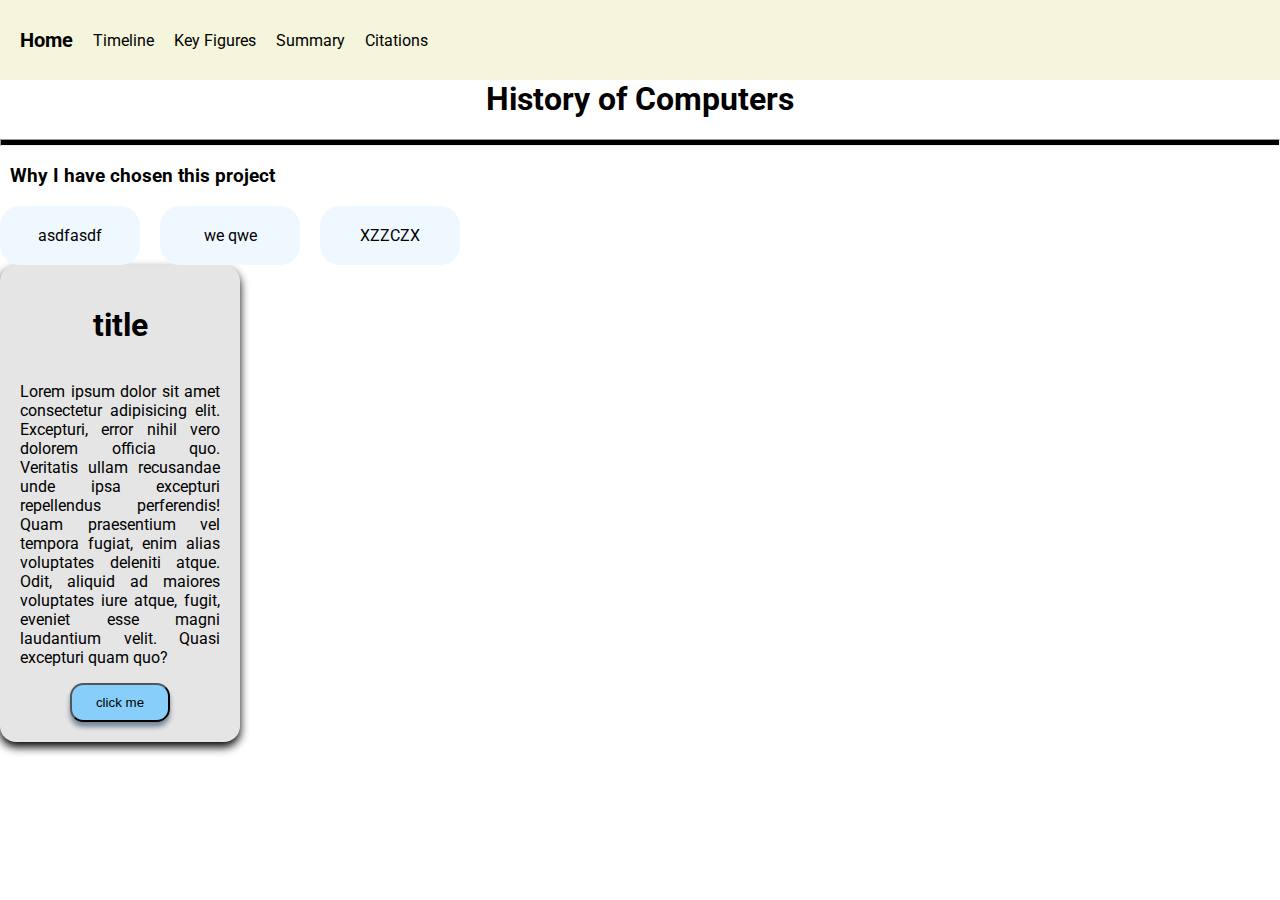
<file: index.html>
<!DOCTYPE html>
<html lang="en">
<head>
    <meta charset="UTF-8">
    <meta http-equiv="X-UA-Compatible" content="IE=edge">
    <meta name="viewport" content="width=device-width, initial-scale=1.0">
    <title>History of computers - Home</title>
    <link rel="stylesheet" href="styles.css">
    <link rel="shortcut icon" type="image/x-icon" href="favicon.ico">
</head>
<body>  
    <nav>
        <a class="active" href="index.html">Home</a>
        <a href="timeline.html">Timeline</a>
        <a href="key-figures.html">Key Figures</a>
        <a href="summary.html">Summary</a>
        <a href="citations.html">Citations</a>
    </nav>
    <!-- <ul>
        <li>asdfasdfasd</li>
        <li>asfd</li>
    </ul>
    <ol>
        <li>asd</li>
        <li>asdfasdfasd</li>
    </ol> -->
       <h1 class="title">History of Computers</h1> 
    <hr>
    <div class="content">
        <h3>Why I have chosen this project</h3> 
    </div>
    <div class="flexbox-text">
        <div class="flexbox-content">asdfasdf</div>
        <div class="flexbox-content">we qwe</div>
        <div class="flexbox-content">XZZCZX</div>
    </div>
    <div class="card">
        <h1>title</h1>
        <p>Lorem ipsum dolor sit amet consectetur adipisicing elit. Excepturi, error nihil vero dolorem officia quo. Veritatis ullam recusandae unde ipsa excepturi repellendus perferendis! Quam praesentium vel tempora fugiat, enim alias voluptates deleniti atque. Odit, aliquid ad maiores voluptates iure atque, fugit, eveniet esse magni laudantium velit. Quasi excepturi quam quo?</p>
        <button class="btn-primary">click me</button>
    </div>
</body>
</html>
</file>
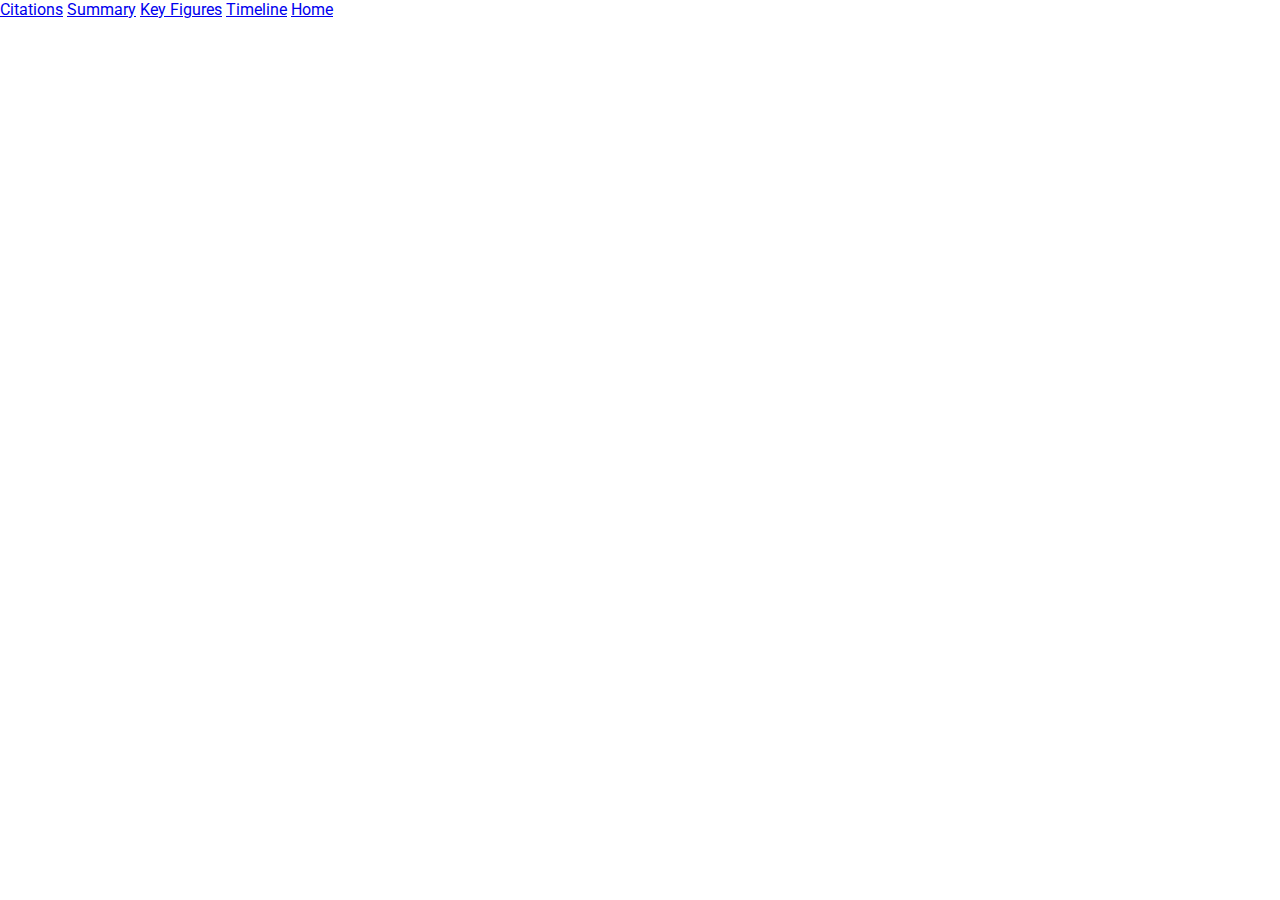
<file: citations.html>
<!DOCTYPE html>
<html lang="en">
<head>
    <meta charset="UTF-8">
    <meta http-equiv="X-UA-Compatible" content="IE=edge">
    <meta name="viewport" content="width=device-width, initial-scale=1.0">
    <title>Citations</title>
    <link rel="stylesheet" href="styles.css">
    <link rel="shortcut icon" type="image/x-icon" href="favicon.ico">
</head>
<body>
    <div class="topnav">
        <a class="active"href="citations.html">Citations</a>
        <a href="summary.html">Summary</a>
        <a href="key-figures.html">Key Figures</a>
        <a href="timeline.html">Timeline</a>
        <a  href="index.html">Home</a>
      </div>
</body>
</html>
</file>
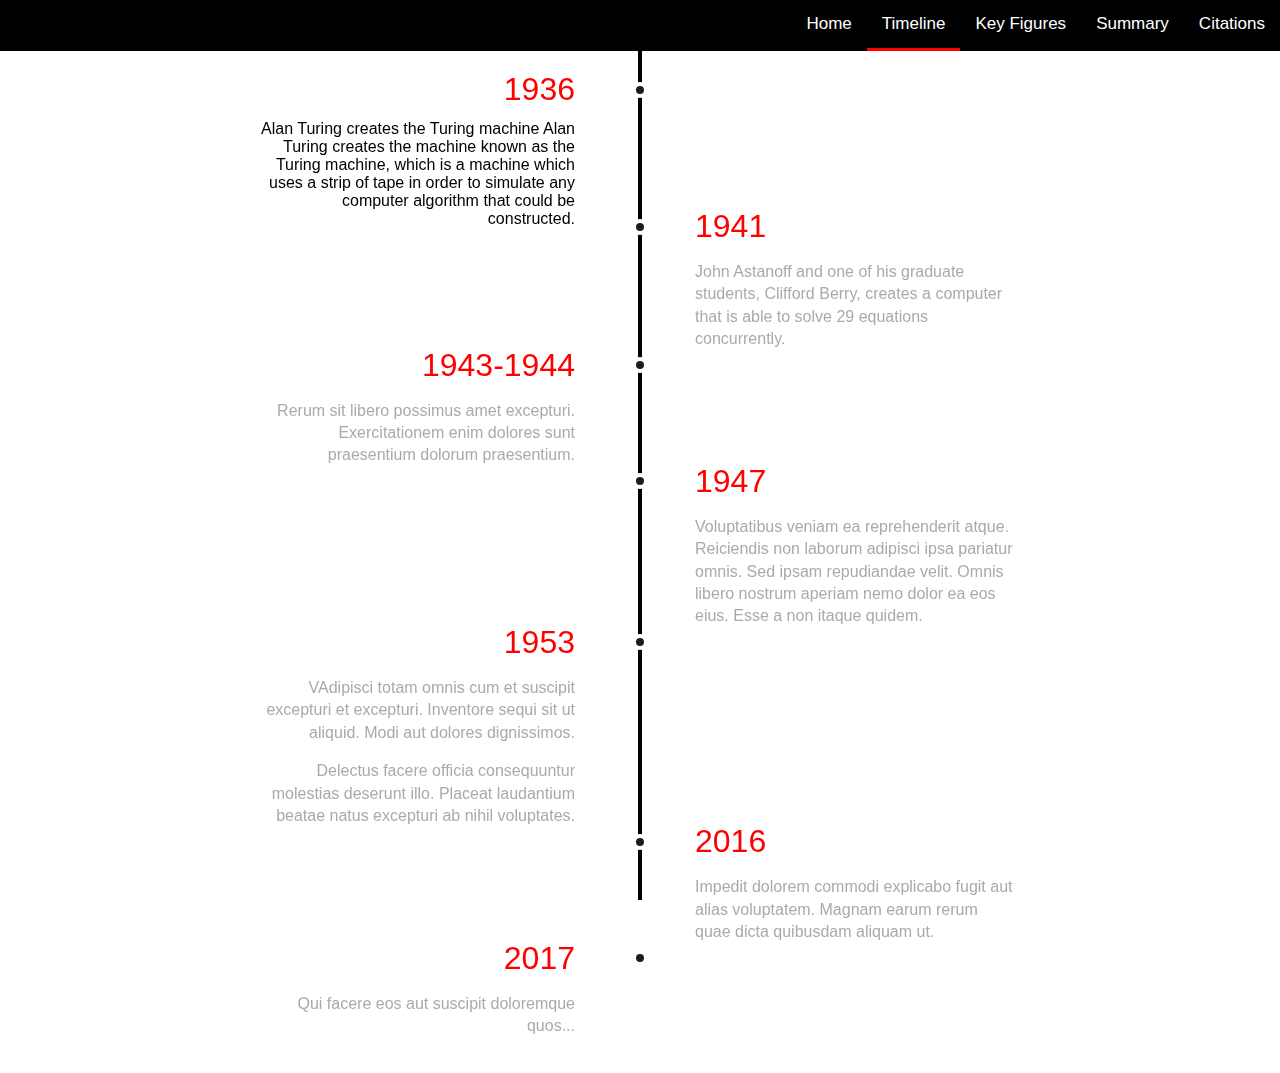
<file: timeline.html>
<!DOCTYPE html>
<html lang="en">
<head>
    <meta charset="UTF-8">
    <meta http-equiv="X-UA-Compatible" content="IE=edge">
    <meta name="viewport" content="width=device-width, initial-scale=1.0">
    <title>Timeline of computers</title>
    <link rel="stylesheet" href="timelinestyles.css">
    <link rel="shortcut icon" type="image/x-icon" href="favicon.ico">
</head>
<body>
    <div class="topnav">
        <a href="citations.html">Citations</a>
        <a href="summary.html">Summary</a>
        <a href="key-figures.html">Key Figures</a>
        <a class="active" href="timeline.html">Timeline</a>
        <a href="index.html">Home</a>
      </div>
      <div class="entries">
        <div class="entry">
          <div class="title">1936</div>
          <div class="popup" onclick="myFunction()">Alan Turing creates the Turing machine 
            <span class="popuptext" id="1936">Alan Turing creates the machine known as the Turing machine, which is a machine which uses a strip of tape in order to simulate any computer algorithm that could be constructed.</span>
          </div>
          <script>
            function myFunction() {
              var popup = document.getElementById("1936");
              popup.classList.toggle("show");
            }
            </script>
        </div>
        <div class="entry">
          <div class="title">1941</div>
          <div class="body">
            <p>John Astanoff and one of his graduate students, Clifford Berry, creates a computer that is able to solve 29 equations concurrently.</p>
          </div>
        </div>
        <div class="entry">
          <div class="title big">1943-1944</div>
          <div class="body">
            <p>Rerum sit libero possimus amet excepturi. Exercitationem enim dolores sunt praesentium dolorum praesentium.</p>
          </div>
        </div>
        <div class="entry">
          <div class="title">1947</div>
          <div class="body">
            <p>Voluptatibus veniam ea reprehenderit atque. Reiciendis non laborum adipisci ipsa pariatur omnis. Sed ipsam repudiandae velit. Omnis libero nostrum aperiam nemo dolor ea eos eius. Esse a non itaque quidem.</p>
          </div>
        </div>
        <div class="entry">
          <div class="title">1953</div>
          <div class="body">
            <p>VAdipisci totam omnis cum et suscipit excepturi et excepturi. Inventore sequi sit ut aliquid. Modi aut dolores dignissimos.</p>
            <p>Delectus facere officia consequuntur molestias deserunt illo. Placeat laudantium beatae natus excepturi ab nihil voluptates.</p>
          </div>
        </div>
        <div class="entry">
          <div class="title big">2016</div>
          <div class="body">
            <p>Impedit dolorem commodi explicabo fugit aut alias voluptatem. Magnam earum rerum quae dicta quibusdam aliquam ut.</p>
          </div>
        </div>
        <div class="entry">
          <div class="title">2017</div>
          <div class="body">
            <p>Qui facere eos aut suscipit doloremque quos...</p>
          </div>
        </div>
      </div>
</body>
</html>
</file>
<file: styles.css>
@import url('https://fonts.googleapis.com/css2?family=Roboto:wght@400;700&display=swap');
ul {
    color: red;
}
ol {
    color: brown;
    background-color: cornsilk;
    font-size: 1em;
}
h1 {
    text-align: center;
}
hr {
    height: 5px;
    background-color: black;
}
nav {
    height: 80px;
    width: 100%;
    position: fixed;
    background-color: beige;
    top: 0;
    margin: 0;
    display: flex; 
    align-items: center;
}
nav a:hover {
    background-color: rgb(228, 228, 203);
    
    padding:5px;
    border-radius: 0.2em;
    color: black;
  }
.title {
    text-align: center;
    margin-top: 80px;
}
nav a {
    margin-left: 20px;
    color: black;
    text-decoration: none;
}
body {
    margin: 0;
    font-family: 'Roboto', sans-serif;
}
nav .active {
    font-size: 1.25em;
    font-weight: 700;
}
.content {
    margin: 0 10px;
}
.flexbox-text {
    display: flex; 
    gap: 20px;
}
.flexbox-content {
    width: 100px;
    height: auto;
    padding: 20px;
    background-color: aliceblue;
    border-radius: 20px;
    display: flex;
    align-items: center; 
    justify-content: center;
}
.card {
    width: 200px;
    height: auto; 
    padding: 20px;
    display: flex;
    background-color: #e5e5e5;
    border-radius: 1em;
    justify-content: center;
    flex-direction: column;
    text-align:justify;
    box-shadow: 0 5px 10px black;
}
.btn-primary {
    width: 100px;
    padding: 10px;
    background-color: lightskyblue;
    border-radius: 1em;
    margin: 0 auto;
    box-shadow: 0 5px 5px lightslategray; 
}

body {
    text-align: justify;
}
</file>
<file: timelinestyles.css>
@import url('https://fonts.googleapis.com/css2?family=Roboto:wght@400;700&display=swap');
ul {
    color: red;
}
ol {
    color: brown;
    background-color: white;
    font-size: 1em;
}
h1 {
    text-align: center;
}
hr {
    height: 5px;
    background-color: black;
}
.topnav {
    overflow: hidden;
    background-color:black;
  }
  
  .topnav a {
    float: right;
    display: block;
    color: white;
    text-align: center;
    padding: 14px 15px;
    text-decoration: none;
    font-size: 17px;
    border-bottom: 3px solid transparent;
  }
  
  .topnav a:hover {
    border-bottom: 3px solid red;
}
  
  .topnav a.active {
    border-bottom: 3px solid red;
  }

.indextitle {
    position: absolute;
    top: 25%;
    left: 40%;
    font: helvetica;
}

img {
    width: 100%;
    padding:0;
    margin:0;
    
}

body {
    margin: 0;
    font-family: 'Roboto', sans-serif;
}
nav .active {
    font-size: 1.25em;
    font-weight: 700;
}
.content {
    margin: 0 10px;
}
.flexbox-text {
    display: flex; 
    gap: 20px;
}
.flexbox-content {
    width: 100px;
    height: auto;
    padding: 20px;
    background-color: white;
    border-radius: 20px;
    display: flex;
    align-items: center; 
    justify-content: center;
}
.card {
    width: 200px;
    height: auto; 
    padding: 20px;
    display: flex;
    background-color: #e5e5e5;
    border-radius: 1em;
    justify-content: center;
    flex-direction: column;
    text-align:justify;
    box-shadow: 0 5px 10px black;
}
.btn-primary {
    width: 100px;
    padding: 10px;
    background-color: lightskyblue;
    border-radius: 1em;
    margin: 0 auto;
    box-shadow: 0 5px 5px lightslategray; 
}

body {
    text-align: justify;
}

body {
	 background-color:white;
	 min-height: 100vh;
	 margin: 0;
	 font-family: 'Droid Sans', sans-serif;
}
 body:before {
	 content: '';
	 position: fixed;
	 top: 0px;
	 left: 50%;
	 bottom: 0px;
	 transform: translateX(-50%);
	 width: 4px;
	 background-color: black;
}
 body .entries {
	 width: calc(100% - 80px);
	 max-width: 800px;
	 margin: auto;
	 position: relative;
	 left: -5px;
}
 body .entries .entry {
	 width: calc(50% - 80px);
	 float: left;
	 padding: 20px;
	 clear: both;
	 text-align: right;
}
 body .entries .entry:not(:first-child) {
	 margin-top: -60px;
}
 body .entries .entry .title {
	 font-size: 32px;
	 margin-bottom: 12px;
	 position: relative;
	 color: rgb(255, 0, 0);
}
 body .entries .entry .title:before {
	 content: '';
	 position: absolute;
	 width: 8px;
	 height: 8px;
	 border: 4px solid #fff;
	 background-color: #1d1d1d;
	 border-radius: 100%;
	 top: 50%;
	 transform: translateY(-50%);
	 right: -73px;
	 z-index: 1000;
}

 body .entries .entry .body {
	 color: #aaa;
}
 body .entries .entry .body p {
	 line-height: 1.4em;
}
 body .entries .entry:nth-child(2n) {
	 text-align: left;
	 float: right;
}
 body .entries .entry:nth-child(2n) .title:before {
	 left: -63px;

}
</file>
